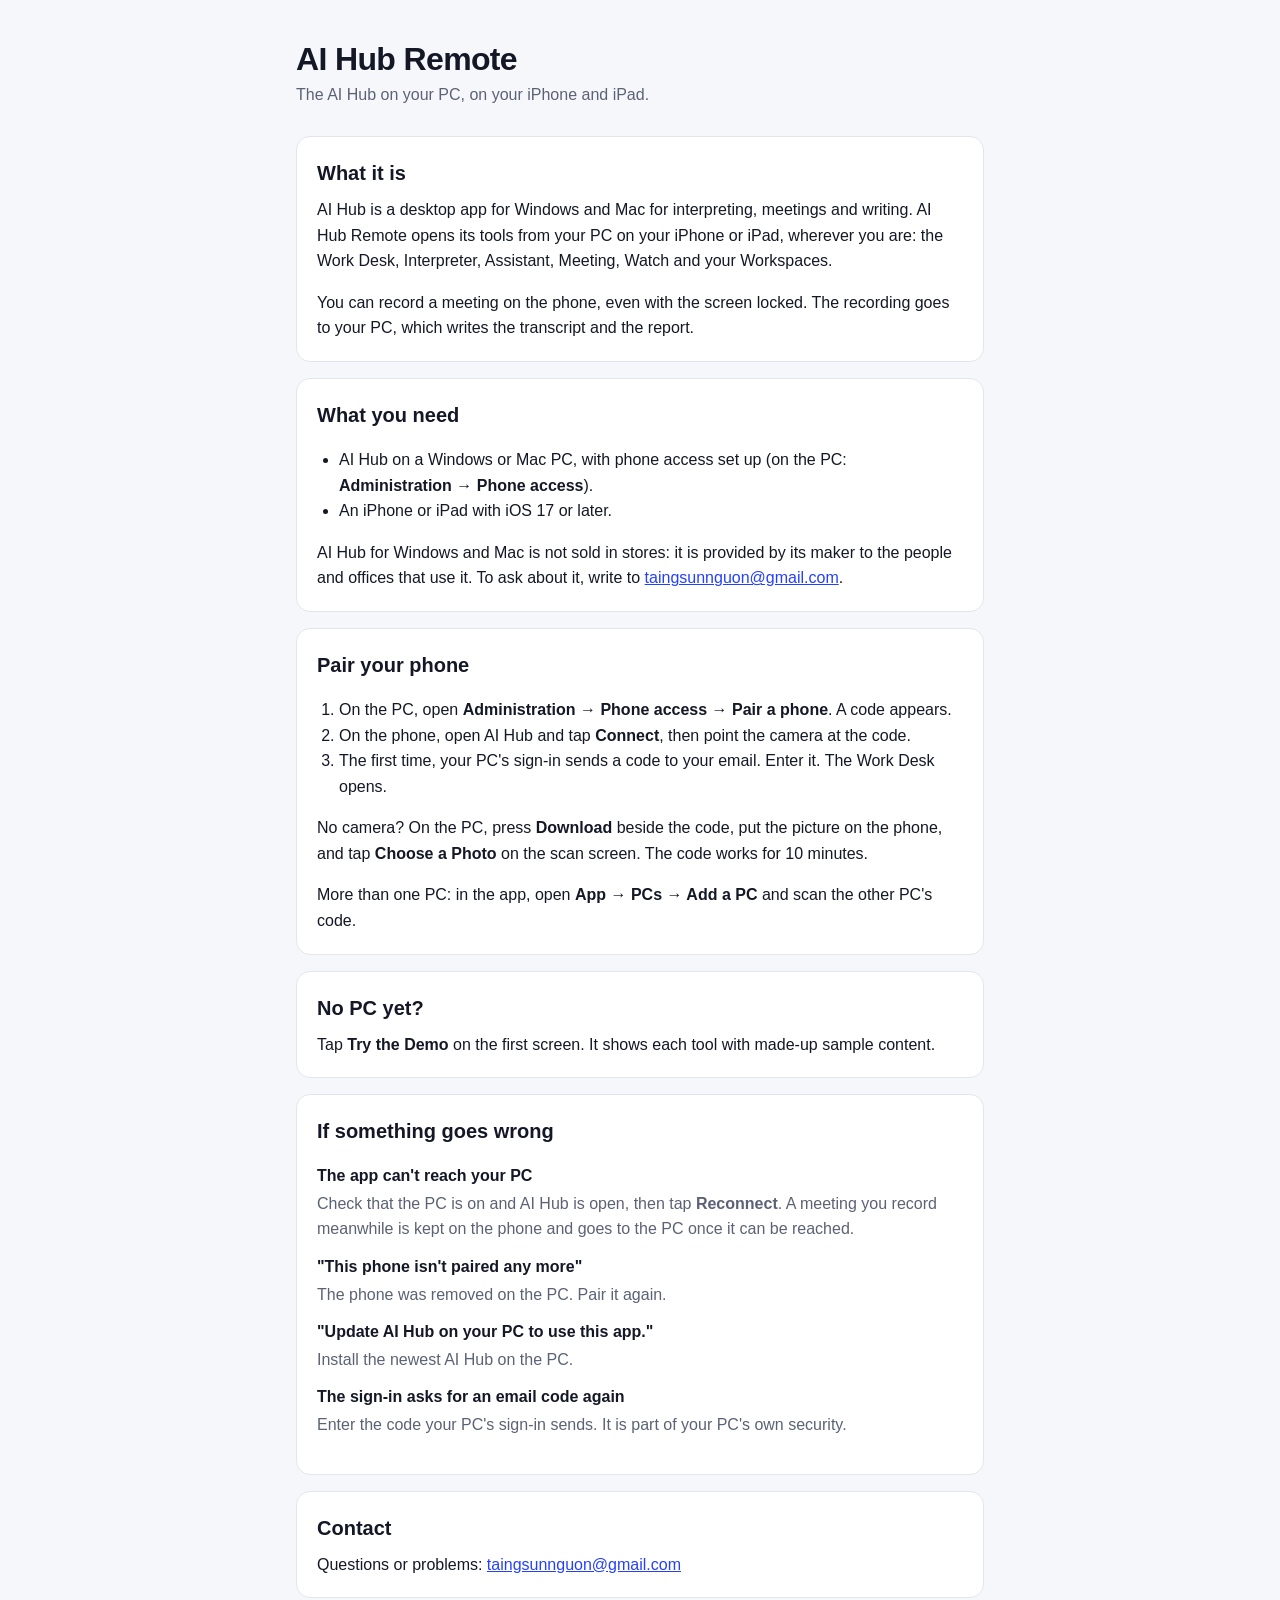
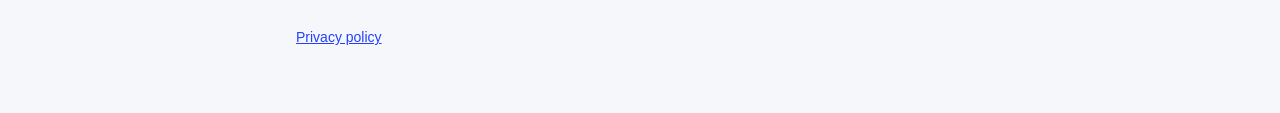
<file: index.html>
<!doctype html>
<html lang="en">
<head>
<meta charset="utf-8">
<meta name="viewport" content="width=device-width, initial-scale=1">
<title>AI Hub Remote: Help</title>
<meta name="description" content="Help for AI Hub Remote, the iPhone and iPad app for AI Hub on your PC.">
<link rel="stylesheet" href="style.css">
</head>
<body>
<main>
  <header>
    <h1>AI Hub Remote</h1>
    <p>The AI Hub on your PC, on your iPhone and iPad.</p>
  </header>

  <section>
    <h2>What it is</h2>
    <p>AI Hub is a desktop app for Windows and Mac for interpreting, meetings and writing. AI Hub Remote opens its tools from your PC on your iPhone or iPad, wherever you are: the Work Desk, Interpreter, Assistant, Meeting, Watch and your Workspaces.</p>
    <p>You can record a meeting on the phone, even with the screen locked. The recording goes to your PC, which writes the transcript and the report.</p>
  </section>

  <section>
    <h2>What you need</h2>
    <ul>
      <li>AI Hub on a Windows or Mac PC, with phone access set up (on the PC: <strong>Administration → Phone access</strong>).</li>
      <li>An iPhone or iPad with iOS 17 or later.</li>
    </ul>
    <p>AI Hub for Windows and Mac is not sold in stores: it is provided by its maker to the people and offices that use it. To ask about it, write to <a href="mailto:taingsunnguon@gmail.com">taingsunnguon@gmail.com</a>.</p>
  </section>

  <section>
    <h2>Pair your phone</h2>
    <ol>
      <li>On the PC, open <strong>Administration → Phone access → Pair a phone</strong>. A code appears.</li>
      <li>On the phone, open AI Hub and tap <strong>Connect</strong>, then point the camera at the code.</li>
      <li>The first time, your PC's sign-in sends a code to your email. Enter it. The Work Desk opens.</li>
    </ol>
    <p>No camera? On the PC, press <strong>Download</strong> beside the code, put the picture on the phone, and tap <strong>Choose a Photo</strong> on the scan screen. The code works for 10 minutes.</p>
    <p>More than one PC: in the app, open <strong>App → PCs → Add a PC</strong> and scan the other PC's code.</p>
  </section>

  <section>
    <h2>No PC yet?</h2>
    <p>Tap <strong>Try the Demo</strong> on the first screen. It shows each tool with made-up sample content.</p>
  </section>

  <section>
    <h2>If something goes wrong</h2>
    <dl>
      <dt>The app can't reach your PC</dt>
      <dd>Check that the PC is on and AI Hub is open, then tap <strong>Reconnect</strong>. A meeting you record meanwhile is kept on the phone and goes to the PC once it can be reached.</dd>
      <dt>"This phone isn't paired any more"</dt>
      <dd>The phone was removed on the PC. Pair it again.</dd>
      <dt>"Update AI Hub on your PC to use this app."</dt>
      <dd>Install the newest AI Hub on the PC.</dd>
      <dt>The sign-in asks for an email code again</dt>
      <dd>Enter the code your PC's sign-in sends. It is part of your PC's own security.</dd>
    </dl>
  </section>

  <section>
    <h2>Contact</h2>
    <p>Questions or problems: <a href="mailto:taingsunnguon@gmail.com">taingsunnguon@gmail.com</a></p>
  </section>

  <footer>
    <a href="privacy/">Privacy policy</a>
  </footer>
</main>
</body>
</html>
</file>
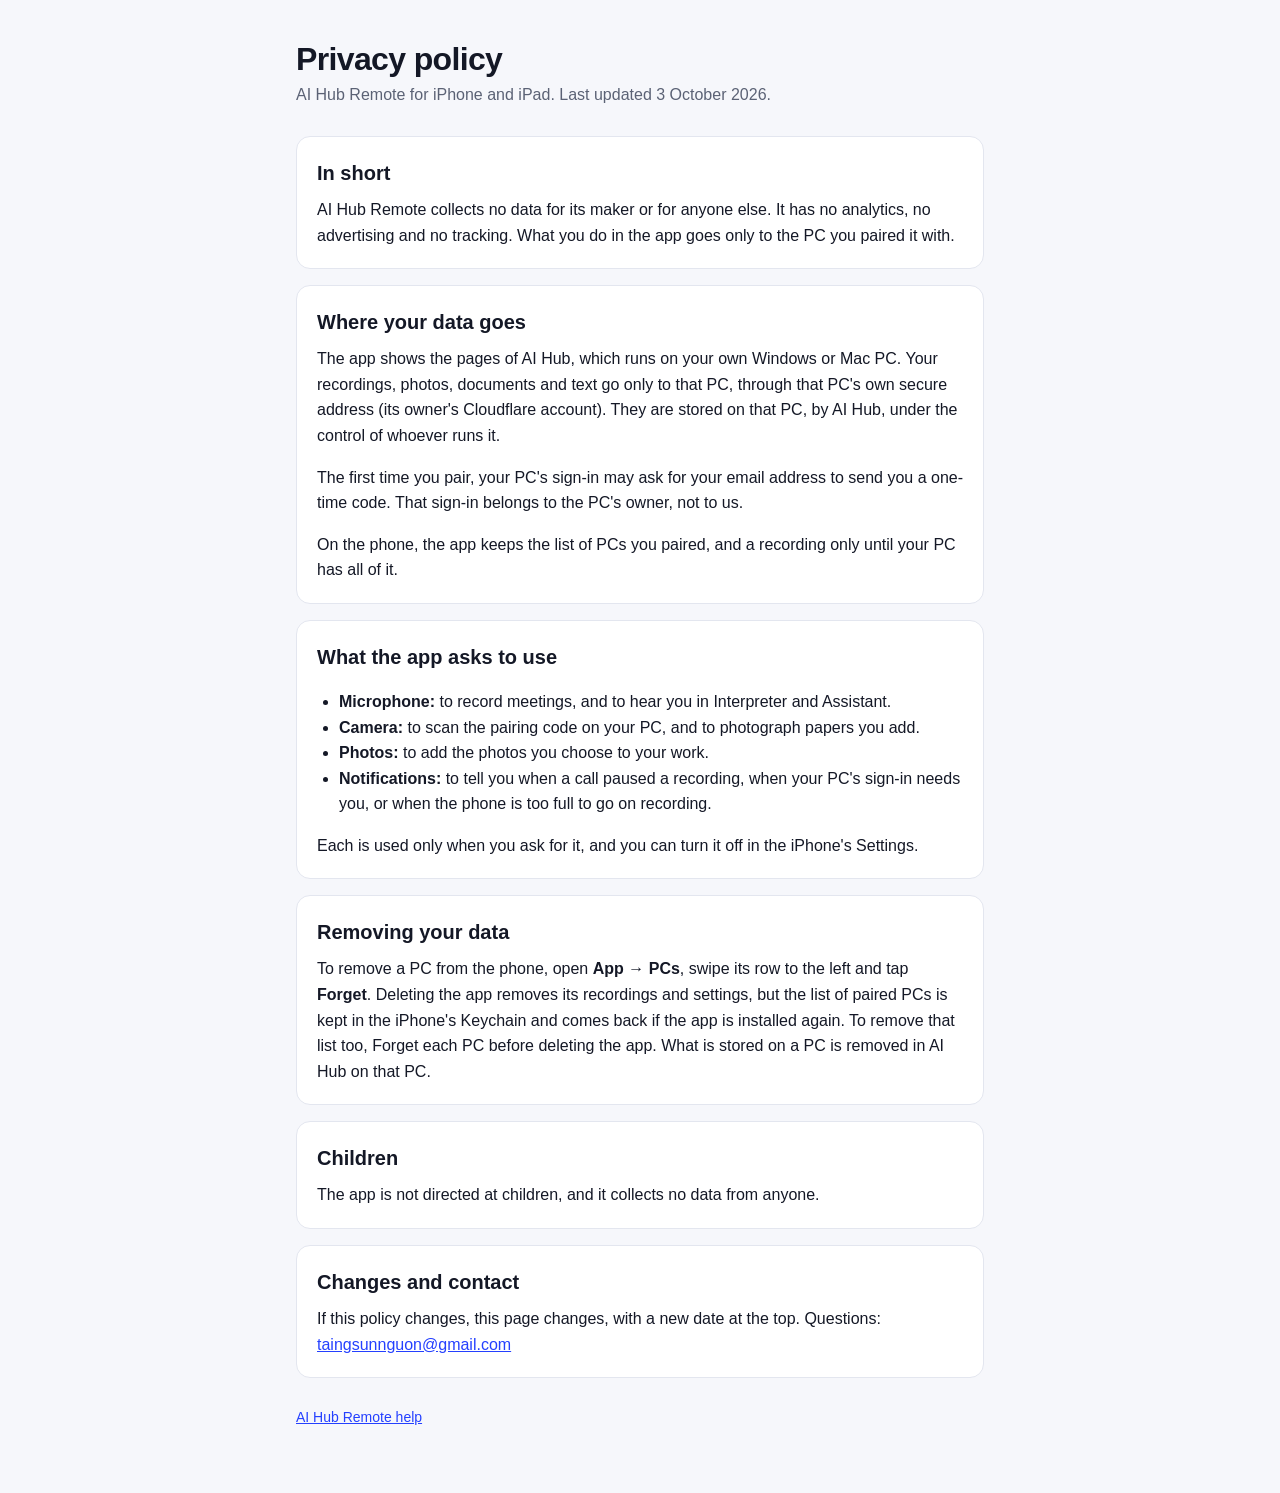
<file: privacy/index.html>
<!doctype html>
<html lang="en">
<head>
<meta charset="utf-8">
<meta name="viewport" content="width=device-width, initial-scale=1">
<title>AI Hub Remote: Privacy</title>
<meta name="description" content="The privacy policy of AI Hub Remote.">
<link rel="stylesheet" href="../style.css">
</head>
<body>
<main>
  <header>
    <h1>Privacy policy</h1>
    <p>AI Hub Remote for iPhone and iPad. Last updated 3 October 2026.</p>
  </header>

  <section>
    <h2>In short</h2>
    <p>AI Hub Remote collects no data for its maker or for anyone else. It has no analytics, no advertising and no tracking. What you do in the app goes only to the PC you paired it with.</p>
  </section>

  <section>
    <h2>Where your data goes</h2>
    <p>The app shows the pages of AI Hub, which runs on your own Windows or Mac PC. Your recordings, photos, documents and text go only to that PC, through that PC's own secure address (its owner's Cloudflare account). They are stored on that PC, by AI Hub, under the control of whoever runs it.</p>
    <p>The first time you pair, your PC's sign-in may ask for your email address to send you a one-time code. That sign-in belongs to the PC's owner, not to us.</p>
    <p>On the phone, the app keeps the list of PCs you paired, and a recording only until your PC has all of it.</p>
  </section>

  <section>
    <h2>What the app asks to use</h2>
    <ul>
      <li><strong>Microphone:</strong> to record meetings, and to hear you in Interpreter and Assistant.</li>
      <li><strong>Camera:</strong> to scan the pairing code on your PC, and to photograph papers you add.</li>
      <li><strong>Photos:</strong> to add the photos you choose to your work.</li>
      <li><strong>Notifications:</strong> to tell you when a call paused a recording, when your PC's sign-in needs you, or when the phone is too full to go on recording.</li>
    </ul>
    <p>Each is used only when you ask for it, and you can turn it off in the iPhone's Settings.</p>
  </section>

  <section>
    <h2>Removing your data</h2>
    <p>To remove a PC from the phone, open <strong>App → PCs</strong>, swipe its row to the left and tap <strong>Forget</strong>. Deleting the app removes its recordings and settings, but the list of paired PCs is kept in the iPhone's Keychain and comes back if the app is installed again. To remove that list too, Forget each PC before deleting the app. What is stored on a PC is removed in AI Hub on that PC.</p>
  </section>

  <section>
    <h2>Children</h2>
    <p>The app is not directed at children, and it collects no data from anyone.</p>
  </section>

  <section>
    <h2>Changes and contact</h2>
    <p>If this policy changes, this page changes, with a new date at the top. Questions: <a href="mailto:taingsunnguon@gmail.com">taingsunnguon@gmail.com</a></p>
  </section>

  <footer>
    <a href="../">AI Hub Remote help</a>
  </footer>
</main>
</body>
</html>
</file>
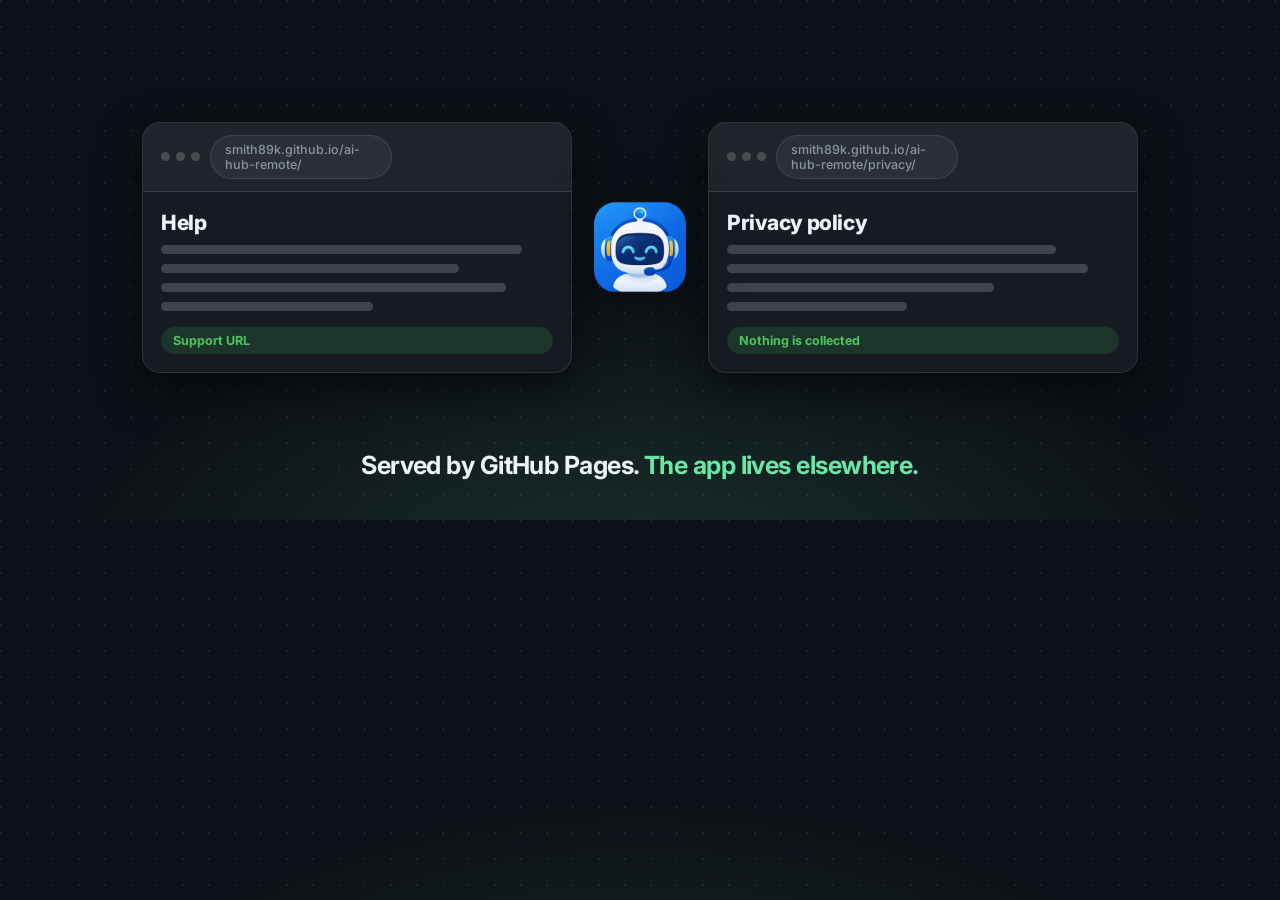
<file: art/banner-dark.html>
<!doctype html><html><head><meta charset="utf-8">
<link rel="preconnect" href="https://fonts.googleapis.com">
<link rel="preconnect" href="https://fonts.gstatic.com" crossorigin>
<link href="https://fonts.googleapis.com/css2?family=Inter:wght@400;500;600;700;800;900&family=JetBrains+Mono:wght@400;500;600;700&display=swap" rel="stylesheet">
<style>
*{margin:0;padding:0;box-sizing:border-box}
html,body{width:1280px;height:520px;overflow:hidden}
body{font-family:'Inter','Segoe UI',system-ui,sans-serif;color:#EEF3FA;
  background:
    radial-gradient(820px 460px at 50% 118%,rgba(103,232,164,.15),transparent 72%),
    radial-gradient(circle at 1px 1px,rgba(255,255,255,.07) 1px,transparent 0) 0 0/26px 26px,
    #0D1117;}
.page{width:100%;height:100%;padding:44px 56px 40px;display:flex;flex-direction:column}

h1{font-size:50px;font-weight:800;letter-spacing:-.035em;line-height:1}
h1 .a{color:#67E8A4}
.sub{margin-top:12px;font-size:21px;font-weight:450;color:#919AA7;letter-spacing:-.012em}
.tag{font-size:25px;font-weight:700;letter-spacing:-.022em}
.tag .a{color:#67E8A4}
.mid{flex:1;display:flex;align-items:center;justify-content:center;gap:24px;min-height:0}

.win{background:#161B22;border:1px solid rgba(255,255,255,.10);border-radius:18px;
  box-shadow:0 18px 44px rgba(0,0,0,.55);overflow:hidden;display:flex;flex-direction:column}
.bar{display:flex;align-items:center;gap:10px;padding:12px 18px;background:rgba(255,255,255,.04);
  border-bottom:1px solid rgba(255,255,255,.10);flex:0 0 auto}
.bar .t{font-size:11.5px;font-weight:700;letter-spacing:.14em;color:#8B94A3;text-transform:uppercase}
.dots{display:flex;gap:6px}
.dots i{width:9px;height:9px;border-radius:50%;background:rgba(255,255,255,.18);display:block}
.pill{background:rgba(255,255,255,.05);border:1px solid rgba(255,255,255,.10);border-radius:999px;padding:6px 14px;
  font-size:12.5px;color:#8B94A3;font-weight:500}
.pad{padding:18px;flex:1;display:flex;flex-direction:column;justify-content:center;min-height:0}

.mono{font-family:'JetBrains Mono',Consolas,monospace;color:#D7DFEA}
.chip{display:inline-flex;align-items:center;gap:7px;font-size:11.5px;font-weight:600;
  color:#8B94A3;background:rgba(255,255,255,.04);border:1px solid rgba(255,255,255,.10);padding:5px 11px;
  border-radius:999px;white-space:nowrap}
.chip.on{color:#fff;background:#67E8A4;border-color:transparent}
.ok{display:inline-flex;align-items:center;gap:7px;background:rgba(63,185,80,.16);color:#4FC463;
  font-size:12.5px;font-weight:600;padding:5px 11px;border-radius:8px}
.warn{background:rgba(240,160,60,.16);color:#F0A83C}
.dot{width:8px;height:8px;border-radius:50%;display:inline-block;background:currentColor}
.muted{color:#919AA7}
.accent{color:#67E8A4}
.row{display:flex;align-items:center;gap:11px}
.grow{flex:1}
.logo{filter:drop-shadow(0 14px 30px rgba(0,0,0,.30))}

.pages{display:flex;gap:22px;justify-content:center;align-items:center;width:100%}
.pg2{flex:1;max-width:430px}
.phead{font-size:21px;font-weight:800;letter-spacing:-.02em;margin-bottom:10px}
.pline{display:block;height:9px;border-radius:5px;background:rgba(255,255,255,.18);margin-bottom:10px}
.badge{display:inline-flex;align-items:center;gap:8px;font-size:12.5px;font-weight:700;
  color:#4FC463;background:rgba(63,185,80,.16);padding:6px 12px;border-radius:999px;margin-top:6px}

</style></head><body><div class="page">
<div class="mid"><div class="pages"><div class="win pg2"><div class="bar"><span class="dots"><i></i><i></i><i></i></span><span class="pill grow">smith89k.github.io/ai-hub-remote/</span><span class="grow"></span></div><div class="pad" style="justify-content:flex-start"><div class="phead">Help</div><span class="pline" style="width:92%"></span><span class="pline" style="width:76%"></span><span class="pline" style="width:88%"></span><span class="pline" style="width:54%"></span><span class="badge">Support URL</span></div></div><img class="logo" src="app-icon.png" width="92" height="92" style="flex:0 0 auto;"><div class="win pg2"><div class="bar"><span class="dots"><i></i><i></i><i></i></span><span class="pill grow">smith89k.github.io/ai-hub-remote/privacy/</span><span class="grow"></span></div><div class="pad" style="justify-content:flex-start"><div class="phead">Privacy policy</div><span class="pline" style="width:84%"></span><span class="pline" style="width:92%"></span><span class="pline" style="width:68%"></span><span class="pline" style="width:46%"></span><span class="badge">Nothing is collected</span></div></div></div></div><div class="tag" style="text-align:center;margin-top:0px;flex:0 0 auto">Served by GitHub Pages. <span class="a">The app lives elsewhere.</span></div>
</div></body></html>
</file>
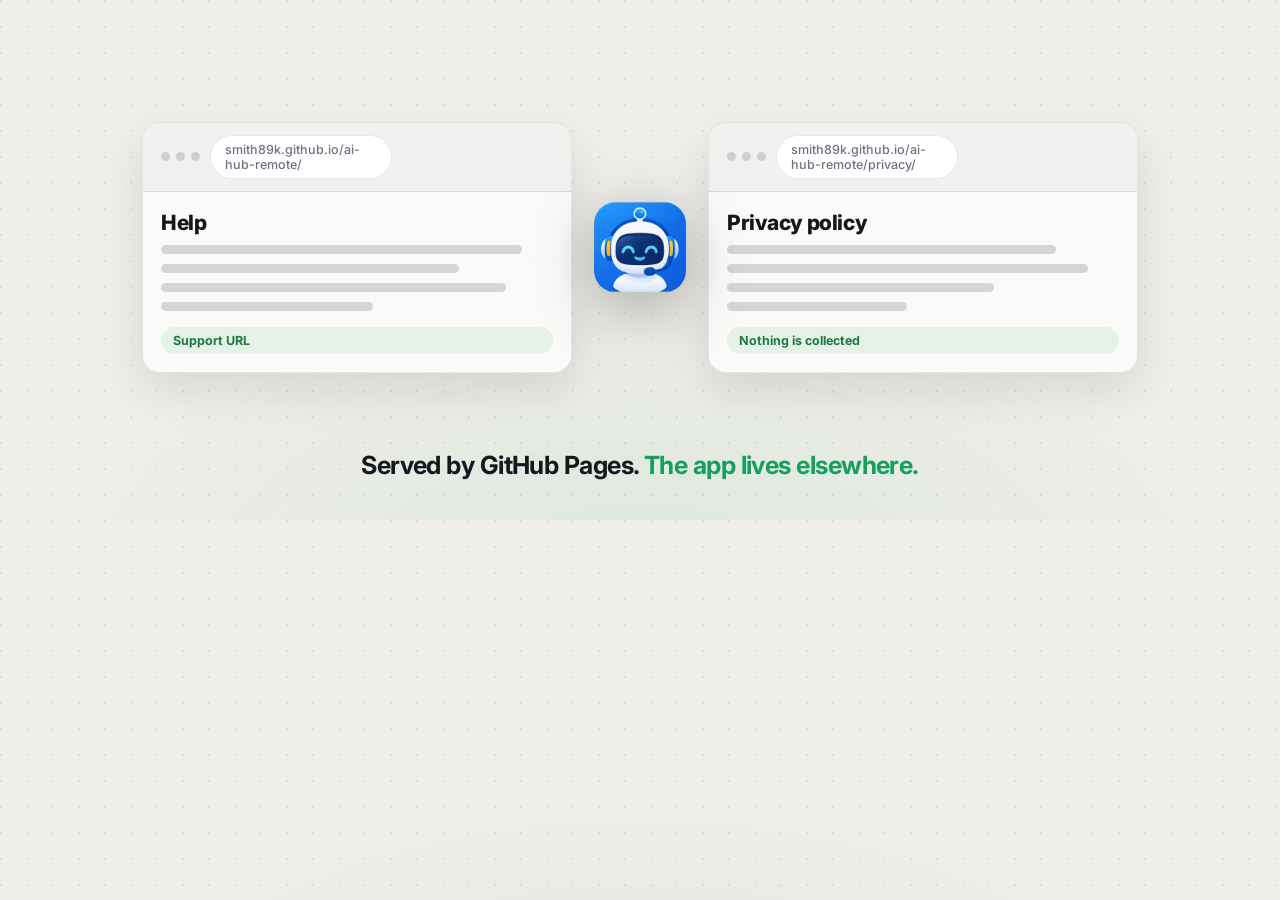
<file: art/banner-light.html>
<!doctype html><html><head><meta charset="utf-8">
<link rel="preconnect" href="https://fonts.googleapis.com">
<link rel="preconnect" href="https://fonts.gstatic.com" crossorigin>
<link href="https://fonts.googleapis.com/css2?family=Inter:wght@400;500;600;700;800;900&family=JetBrains+Mono:wght@400;500;600;700&display=swap" rel="stylesheet">
<style>
*{margin:0;padding:0;box-sizing:border-box}
html,body{width:1280px;height:520px;overflow:hidden}
body{font-family:'Inter','Segoe UI',system-ui,sans-serif;color:#14171C;
  background:
    radial-gradient(820px 460px at 50% 118%,rgba(21,160,94,.10),transparent 72%),
    radial-gradient(circle at 1px 1px,rgba(0,0,0,.07) 1px,transparent 0) 0 0/26px 26px,
    #EFEEE9;}
.page{width:100%;height:100%;padding:44px 56px 40px;display:flex;flex-direction:column}

h1{font-size:50px;font-weight:800;letter-spacing:-.035em;line-height:1}
h1 .a{color:#15A05E}
.sub{margin-top:12px;font-size:21px;font-weight:450;color:#5C636E;letter-spacing:-.012em}
.tag{font-size:25px;font-weight:700;letter-spacing:-.022em}
.tag .a{color:#15A05E}
.mid{flex:1;display:flex;align-items:center;justify-content:center;gap:24px;min-height:0}

.win{background:#FBFAF8;border:1px solid rgba(0,0,0,.09);border-radius:18px;
  box-shadow:0 18px 44px rgba(20,24,33,.10);overflow:hidden;display:flex;flex-direction:column}
.bar{display:flex;align-items:center;gap:10px;padding:12px 18px;background:rgba(0,0,0,.035);
  border-bottom:1px solid rgba(0,0,0,.09);flex:0 0 auto}
.bar .t{font-size:11.5px;font-weight:700;letter-spacing:.14em;color:#6B7280;text-transform:uppercase}
.dots{display:flex;gap:6px}
.dots i{width:9px;height:9px;border-radius:50%;background:rgba(0,0,0,.14);display:block}
.pill{background:#FFFFFF;border:1px solid rgba(0,0,0,.09);border-radius:999px;padding:6px 14px;
  font-size:12.5px;color:#6B7280;font-weight:500}
.pad{padding:18px;flex:1;display:flex;flex-direction:column;justify-content:center;min-height:0}

.mono{font-family:'JetBrains Mono',Consolas,monospace;color:#2B303A}
.chip{display:inline-flex;align-items:center;gap:7px;font-size:11.5px;font-weight:600;
  color:#6B7280;background:rgba(0,0,0,.035);border:1px solid rgba(0,0,0,.09);padding:5px 11px;
  border-radius:999px;white-space:nowrap}
.chip.on{color:#fff;background:#15A05E;border-color:transparent}
.ok{display:inline-flex;align-items:center;gap:7px;background:#E4F2E8;color:#1E7A3F;
  font-size:12.5px;font-weight:600;padding:5px 11px;border-radius:8px}
.warn{background:#FBE7D4;color:#AF560E}
.dot{width:8px;height:8px;border-radius:50%;display:inline-block;background:currentColor}
.muted{color:#5C636E}
.accent{color:#15A05E}
.row{display:flex;align-items:center;gap:11px}
.grow{flex:1}
.logo{filter:drop-shadow(0 14px 30px rgba(0,0,0,.30))}

.pages{display:flex;gap:22px;justify-content:center;align-items:center;width:100%}
.pg2{flex:1;max-width:430px}
.phead{font-size:21px;font-weight:800;letter-spacing:-.02em;margin-bottom:10px}
.pline{display:block;height:9px;border-radius:5px;background:rgba(0,0,0,.15);margin-bottom:10px}
.badge{display:inline-flex;align-items:center;gap:8px;font-size:12.5px;font-weight:700;
  color:#1E7A3F;background:#E4F2E8;padding:6px 12px;border-radius:999px;margin-top:6px}

</style></head><body><div class="page">
<div class="mid"><div class="pages"><div class="win pg2"><div class="bar"><span class="dots"><i></i><i></i><i></i></span><span class="pill grow">smith89k.github.io/ai-hub-remote/</span><span class="grow"></span></div><div class="pad" style="justify-content:flex-start"><div class="phead">Help</div><span class="pline" style="width:92%"></span><span class="pline" style="width:76%"></span><span class="pline" style="width:88%"></span><span class="pline" style="width:54%"></span><span class="badge">Support URL</span></div></div><img class="logo" src="app-icon.png" width="92" height="92" style="flex:0 0 auto;"><div class="win pg2"><div class="bar"><span class="dots"><i></i><i></i><i></i></span><span class="pill grow">smith89k.github.io/ai-hub-remote/privacy/</span><span class="grow"></span></div><div class="pad" style="justify-content:flex-start"><div class="phead">Privacy policy</div><span class="pline" style="width:84%"></span><span class="pline" style="width:92%"></span><span class="pline" style="width:68%"></span><span class="pline" style="width:46%"></span><span class="badge">Nothing is collected</span></div></div></div></div><div class="tag" style="text-align:center;margin-top:0px;flex:0 0 auto">Served by GitHub Pages. <span class="a">The app lives elsewhere.</span></div>
</div></body></html>
</file>
<file: style.css>
:root {
  --bg: #f6f7fb;
  --card: #ffffff;
  --ink: #141826;
  --muted: #5b6275;
  --line: #e3e6ef;
  --blue: #2440ff;
}
@media (prefers-color-scheme: dark) {
  :root {
    --bg: #0f1218;
    --card: #181c25;
    --ink: #eef0f6;
    --muted: #a3a9b9;
    --line: #2a2f3c;
    --blue: #7d8cff;
  }
}
* { box-sizing: border-box; }
body {
  margin: 0;
  background: var(--bg);
  color: var(--ink);
  font: 16px/1.6 -apple-system, BlinkMacSystemFont, "Segoe UI", Roboto, "Helvetica Neue", Arial, sans-serif;
}
main { max-width: 720px; margin: 0 auto; padding: 40px 16px 64px; }
header { margin-bottom: 28px; }
header p { margin: 4px 0 0; color: var(--muted); }
h1 { margin: 0; font-size: 32px; line-height: 1.2; letter-spacing: -0.02em; }
h2 { margin: 0 0 8px; font-size: 20px; }
section {
  margin: 0 0 16px;
  padding: 20px;
  background: var(--card);
  border: 1px solid var(--line);
  border-radius: 14px;
}
section p:first-of-type { margin-top: 0; }
section p:last-child, section ul:last-child, section ol:last-child { margin-bottom: 0; }
ul, ol { padding-left: 22px; }
a { color: var(--blue); }
dt { font-weight: 600; margin-top: 12px; }
dt:first-child { margin-top: 0; }
dd { margin: 2px 0 0; color: var(--muted); }
footer { margin-top: 28px; color: var(--muted); font-size: 14px; }
</file>
